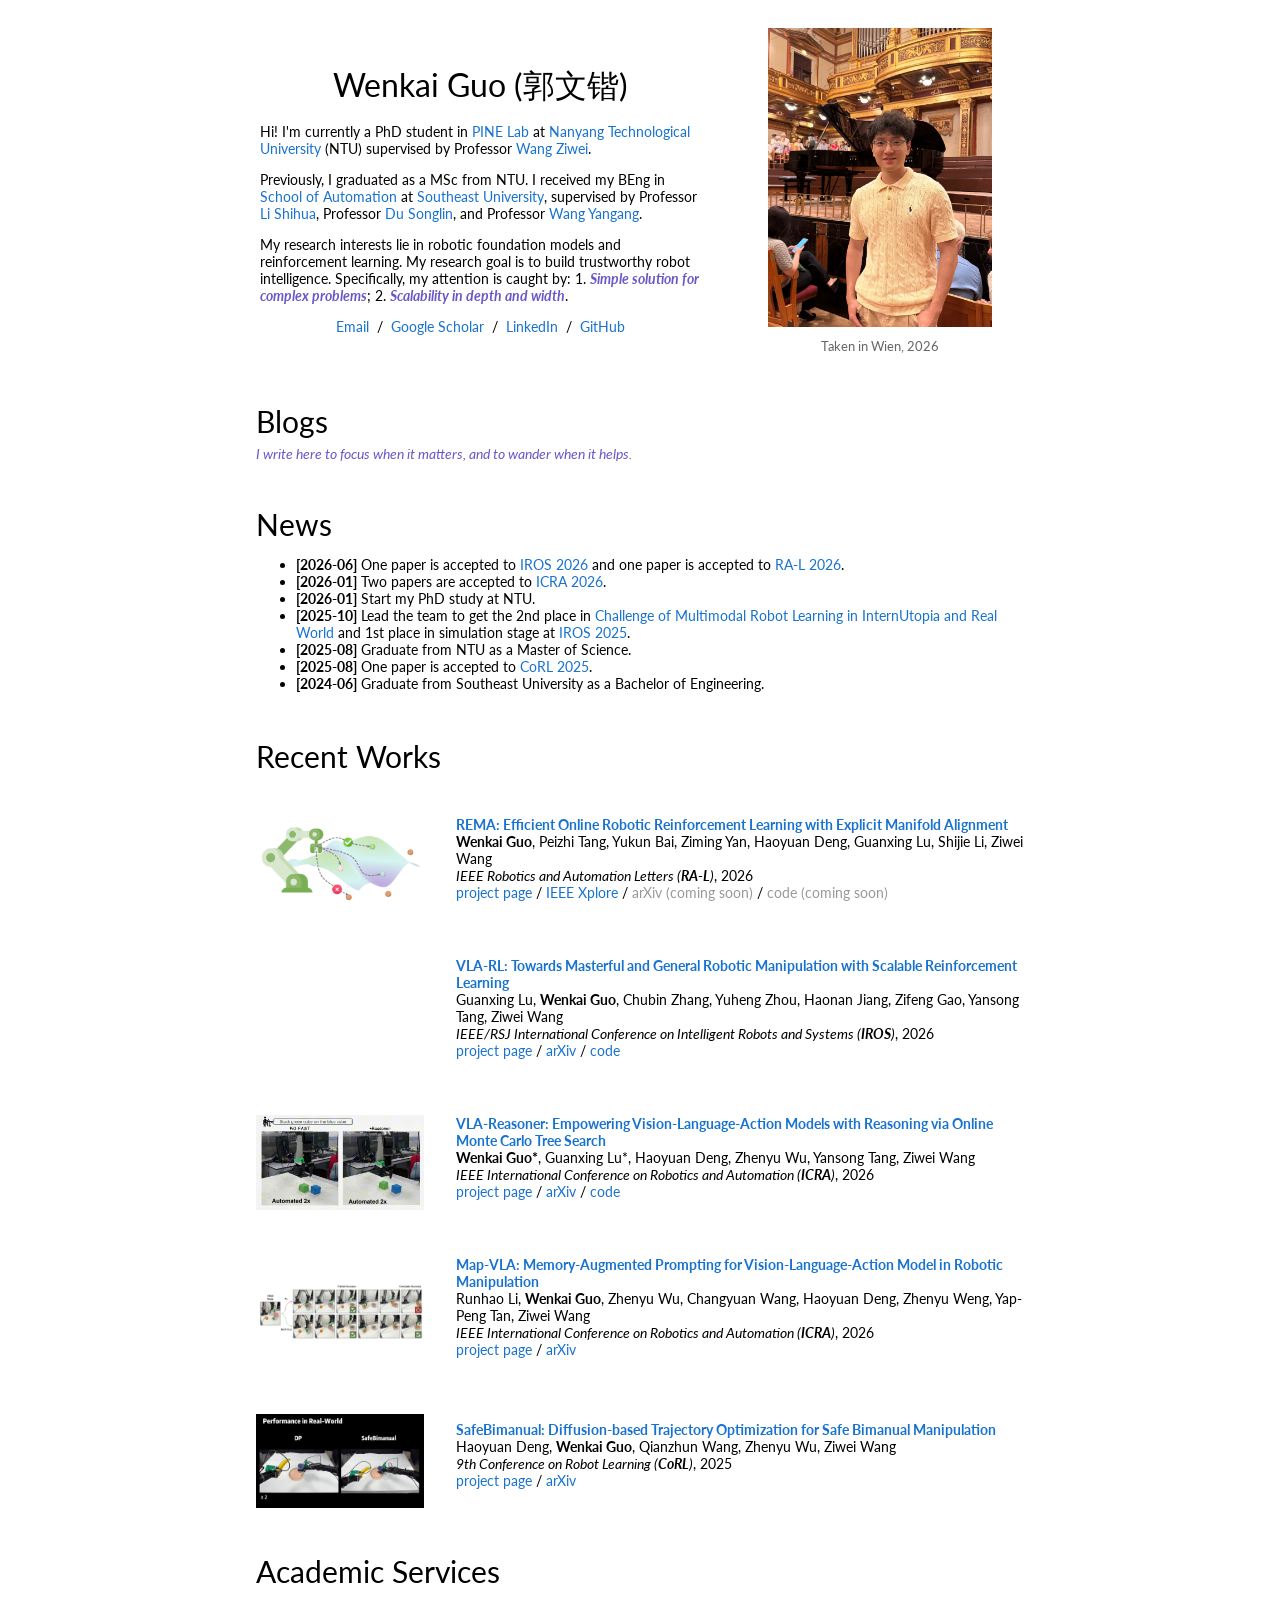
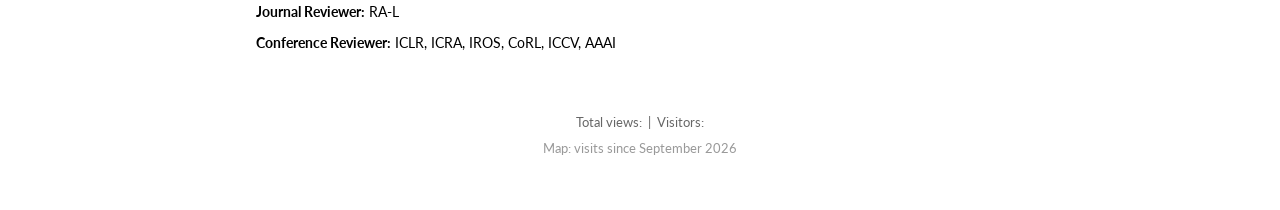
<file: index.html>
<!DOCTYPE HTML>
<html lang="en">
  <head>
    <meta http-equiv="Content-Type" content="text/html; charset=UTF-8">

    <title>Wenkai Guo</title>

    <meta name="author" content="Wenkai Guo">
    <meta name="viewport" content="width=device-width, initial-scale=1">
    <link rel="shortcut icon" href="image/icon/icon_k.png" type="image/x-icon">
    <link rel="stylesheet" type="text/css" href="stylesheet.css">
    <link href="https://fonts.googleapis.com/css2?family=Lato:wght@400;700&display=swap" rel="stylesheet">
    <link rel="canonical" href="https://wkguo.github.io/">
    <meta name="description" content="Wenkai Guo is a PhD student in PINE Lab at Nanyang Technological University (NTU), Singapore, working on robotic foundation models and reinforcement learning for robotic manipulation.">

    <!-- Structured data: ties this homepage, Google Scholar, LinkedIn and GitHub
         together as one person so search engines can resolve the identity. -->
    <script type="application/ld+json">
{
  "@context": "https://schema.org",
  "@type": "Person",
  "name": "Wenkai Guo",
  "url": "https://wkguo.github.io/",
  "image": "https://wkguo.github.io/image/icon/gwk_photo_wien.png",
  "jobTitle": "PhD Student",
  "email": "mailto:wenkai.guo@ntu.edu.sg",
  "affiliation": {
    "@type": "CollegeOrUniversity",
    "name": "Nanyang Technological University",
    "url": "https://www.ntu.edu.sg/"
  },
  "knowsAbout": [
    "Robot Learning",
    "Vision-Language-Action Models",
    "Reinforcement Learning",
    "Robotic Manipulation"
  ],
  "sameAs": [
    "https://scholar.google.com/citations?user=5XqiG60AAAAJ",
    "https://www.linkedin.com/in/wenkai-guo-ntu-sg/",
    "https://github.com/wkguo"
  ]
}
    </script>
    
  </head>

  <body style="font-size: 18px;">
    <!-- Navigation Bar -->
    <!-- <table style="width:100%;max-width:1000px;border:0px;border-spacing:0px;border-collapse:separate;margin-right:auto;margin-left:auto;margin-top:20px;"><tbody>
      <tr>
        <td style="text-align:center;padding:10px;width:33.33%">
          <a href="index.html" style="text-decoration:none;">
            <button style="padding:10px 30px;font-size:16px;cursor:pointer;background-color:#f0f0f0;border:2px solid #ddd;border-radius:5px;transition:0.3s;" onmouseover="this.style.backgroundColor='#e0e0e0'" onmouseout="this.style.backgroundColor='#f0f0f0'">Home</button>
          </a>
        </td>
        <td style="text-align:center;padding:10px;width:33.33%">
          <a href="research.html" style="text-decoration:none;">
            <button style="padding:10px 30px;font-size:16px;cursor:pointer;background-color:#f0f0f0;border:2px solid #ddd;border-radius:5px;transition:0.3s;" onmouseover="this.style.backgroundColor='#e0e0e0'" onmouseout="this.style.backgroundColor='#f0f0f0'">Research</button>
          </a>
        </td>
        <td style="text-align:center;padding:10px;width:33.33%">
          <a href="life.html" style="text-decoration:none;">
            <button style="padding:10px 30px;font-size:16px;cursor:pointer;background-color:#f0f0f0;border:2px solid #ddd;border-radius:5px;transition:0.3s;" onmouseover="this.style.backgroundColor='#e0e0e0'" onmouseout="this.style.backgroundColor='#f0f0f0'">Life</button>
          </a>
        </td>
      </tr>
    </tbody></table> -->

    <table style="width:100%;max-width:800px;border:0px;border-spacing:0px;border-collapse:separate;margin-right:auto;margin-left:auto;"><tbody>
      <tr style="padding:0px">
        <td style="padding:0px">
          <table style="width:100%;border:0px;border-spacing:0px;border-collapse:separate;margin-right:auto;margin-left:auto;"><tbody>
            <tr style="padding:0px;vertical-align:top">
              <td style="padding:2.5%;width:60%;vertical-align:middle">
                <p class="name" style="text-align: center;">
                  Wenkai Guo (郭文锴)
                </p>
                <p style="font-family: 'Lato', sans-serif;">
                  Hi! I'm currently a PhD student in <a href="https://pine-lab-ntu.github.io/">PINE Lab</a> at <a href="https://www.ntu.edu.sg/">Nanyang Technological University</a> (NTU) supervised by Professor <a href="https://ziweiwangthu.github.io/">Wang Ziwei</a>.
                </p>
                <p style="font-family: 'Lato', sans-serif;">
                  Previously, I graduated as a MSc from NTU. I received my BEng in <a href="https://automation.seu.edu.cn/">School of Automation</a> at <a href="https://seu.edu.cn/">Southeast University</a>, supervised by Professor <a href="https://scholar.google.com/citations?user=Gg2jy5MAAAAJ&hl=zh-CN">Li Shihua</a>, Professor <a href="https://songlin.ac.cn/">Du Songlin</a>, and Professor <a href="https://www.yangangwang.com/">Wang Yangang</a>.
                </p>
                <p style="font-family: 'Lato', sans-serif;">
                  My research interests lie in robotic foundation models and reinforcement learning. My research goal is to build trustworthy robot intelligence. Specifically, my attention is caught by: 1. <span class="accent">Simple solution for complex problems</span>; 2. <span class="accent">Scalability in depth and width</span>.
                </p>
                <p style="text-align:center">
                  <a href="mailto:wenkai.guo@ntu.edu.sg">Email</a> &nbsp;/&nbsp;
                  <a href="https://scholar.google.com/citations?user=5XqiG60AAAAJ">Google Scholar</a> &nbsp;/&nbsp;
                  <a href="https://www.linkedin.com/in/wenkai-guo-ntu-sg/">LinkedIn</a> &nbsp;/&nbsp;
                  <a href="https://github.com/wkguo">GitHub</a>
                </p>
              </td>
              <td style="padding:2.5%;width:40%;text-align:center;vertical-align:middle">
                <a href="image/icon/gwk_photo_wien.png"><img style="width:80%;max-width:100%;aspect-ratio:3/4;object-fit: cover;" alt="profile photo" src="image/icon/gwk_photo_wien.png" class="hoverZoomLink"></a>
                <p style="text-align:center;font-size:small;color:#666;margin-top:8px;">
                  Taken in Wien, 2026
                </p>
              </td>
            </tr>
          </tbody></table>

          <!-- Blogs Section -->
          <table style="width:100%;border:0px;border-spacing:0px;border-collapse:separate;margin-right:auto;margin-left:auto;"><tbody>
            <tr>
              <td style="padding:16px;width:100%;vertical-align:middle">
                <h2>Blogs</h2>
                <p class="section-tagline">I write here to focus when it matters, and to wander when it helps.</p>
                <table class="blog-table"><tbody>
                  <!-- One row per post, newest first. When a post is published, link its title:
                  <tr><td class="blog-contents"><span class="blog-title"><a href="blogs/post-name.html">Post title</a> <small>(Oct 2026)</small></span></td></tr>
                  -->
                  <!-- Draft, uncomment when the post is ready:
                  <tr><td class="blog-contents"><span class="blog-title"><a href="blogs/much-ado-about-horizon.html">Much Ado About Horizon</a> <small>(Oct 2026)</small></span></td></tr>
                  -->
                </tbody></table>
              </td>
            </tr>
          </tbody></table>

          <!-- News Section -->
          <table style="width:100%;border:0px;border-spacing:0px;border-collapse:separate;margin-right:auto;margin-left:auto;"><tbody>
            <tr>
              <td style="padding:16px;width:100%;vertical-align:middle">
                <h2>News</h2>
                <ul>
                  <li><strong>[2026-06]</strong> One paper is accepted to <a href="https://2026.ieee-iros.org/">IROS 2026</a> and one paper is accepted to <a href="https://www.ieee-ras.org/publications/ra-l/">RA-L 2026</a>. </li>
                  <li><strong>[2026-01]</strong> Two papers are accepted to <a href="https://2026.ieee-icra.org/">ICRA 2026</a>. </li>
                  <li><strong>[2026-01]</strong> Start my PhD study at NTU.</li>
                  <li><strong>[2025-10]</strong> Lead the team to get the 2nd place in <a href="https://internrobotics.shlab.org.cn/workshop/2025/">Challenge of Multimodal Robot Learning in InternUtopia and Real World</a> and 1st place in simulation stage at <a href="https://www.iros25.org/">IROS 2025</a>.</li> 
                  <li><strong>[2025-08]</strong> Graduate from NTU as a Master of Science.</li>
                  <li><strong>[2025-08]</strong> One paper is accepted to <a href="https://www.corl.org/">CoRL 2025</a>.</li>
                  <li><strong>[2024-06]</strong> Graduate from Southeast University as a Bachelor of Engineering.</li>
                </ul>
              </td>
            </tr>
          </tbody></table>

          <!-- Research Section -->
          <table style="width:100%;border:0px;border-spacing:0px;border-collapse:separate;margin-right:auto;margin-left:auto;"><tbody>
              <tr>
              <td style="padding:16px;width:100%;vertical-align:middle">
                <h2>Recent Works</h2>
              </td>
            </tr>
          </tbody></table>

          <!-- Publications -->
          <table style="width:100%;border:0px;border-spacing:0px 10px;border-collapse:separate;margin-right:auto;margin-left:auto;"><tbody>

<!-- REMA -->
<tr>
  <td style="padding:16px;width:25%;vertical-align:middle">
    <img src='image/publications/rema.png' width=100%>
  </td>
  <td style="padding:16px;width:75%;vertical-align:middle">
    <a href="REMA/">
      <span class="papertitle">REMA: Efficient Online Robotic Reinforcement Learning with Explicit Manifold Alignment</span>
    </a>
    <br>
    <strong>Wenkai Guo</strong>,
    Peizhi Tang,
    Yukun Bai,
    Ziming Yan,
    Haoyuan Deng,
    Guanxing Lu,
    Shijie Li,
    Ziwei Wang
    <br>
    <em>IEEE Robotics and Automation Letters (<strong>RA-L</strong>)</em>, 2026
    <br>
    <a href="REMA/">project page</a>
    /
    <a href="https://ieeexplore.ieee.org/abstract/document/11668937">IEEE Xplore</a>
    /
    <span style="color:#999;">arXiv (coming soon)</span>
    /
    <span style="color:#999;">code (coming soon)</span>
    <p></p>
  </td>
</tr>

<!-- VLA-RL -->
<tr>
  <td style="padding:16px;width:25%;vertical-align:middle">
    <video width=100% muted autoplay loop>
      <source src="image/publications/vlarl_avg_libero.mp4" type="video/mp4">
    </video>
  </td>
  <td style="padding:16px;width:75%;vertical-align:middle">
    <a href="https://vla-rl.github.io/">
      <span class="papertitle">VLA-RL: Towards Masterful and General Robotic Manipulation with Scalable Reinforcement Learning</span>
    </a>
    <br>
    Guanxing Lu,
    <strong>Wenkai Guo</strong>,
    Chubin Zhang,
    Yuheng Zhou,
    Haonan Jiang,
    Zifeng Gao,
    Yansong Tang,
    Ziwei Wang
    <br>
    <em>IEEE/RSJ International Conference on Intelligent Robots and Systems (<strong>IROS</strong>)</em>, 2026
    <br>
    <a href="https://vla-rl.github.io/">project page</a>
    /
    <a href="https://arxiv.org/abs/2505.18719">arXiv</a>
    /
    <a href="https://github.com/GuanxingLu/vlarl">code</a>
    <p></p>
  </td>
</tr>

<!-- VLA-Reasoner -->
<tr>
  <td style="padding:16px;width:25%;vertical-align:middle">
    <img src='image/publications/vla-reasoner.gif' width=100%>
  </td>
  <td style="padding:16px;width:75%;vertical-align:middle">
    <a href="https://wkguo.github.io/VLA-Reasoner/">
      <span class="papertitle">VLA-Reasoner: Empowering Vision-Language-Action Models with Reasoning via Online Monte Carlo Tree Search</span>
    </a>
    <br>
    <strong>Wenkai Guo*</strong>,
    Guanxing Lu*,
    Haoyuan Deng,
    Zhenyu Wu,
    Yansong Tang,
    Ziwei Wang
    <br>
    <em>IEEE International Conference on Robotics and Automation (<strong>ICRA</strong>)</em>, 2026
    <br>
    <a href="https://wkguo.github.io/VLA-Reasoner/">project page</a>
    /
    <a href="https://arxiv.org/abs/2509.22643">arXiv</a>
    /
    <a href="https://github.com/wkguo/VLA-Reasoner">code</a>
    <p></p>
  </td>
</tr>

<!-- Map-VLA -->
<tr>
  <td style="padding:16px;width:25%;vertical-align:middle">
    <img src='image/publications/map-vla.png' width=100%>
  </td>
  <td style="padding:16px;width:75%;vertical-align:middle">
    <a href="https://map-vla.github.io/">
      <span class="papertitle">Map-VLA: Memory-Augmented Prompting for Vision-Language-Action Model in Robotic Manipulation</span>
    </a>
    <br>
    Runhao Li,
    <strong>Wenkai Guo</strong>,
    Zhenyu Wu,
    Changyuan Wang,
    Haoyuan Deng,
    Zhenyu Weng,
    Yap-Peng Tan,
    Ziwei Wang
    <br>
    <em>IEEE International Conference on Robotics and Automation (<strong>ICRA</strong>)</em>, 2026
    <br>
    <a href="https://map-vla.github.io/">project page</a>
    /
    <a href="https://arxiv.org/abs/2511.09516">arXiv</a>
    <p></p>
  </td>
</tr>

<!-- SafeBimanual -->
<tr>
  <td style="padding:16px;width:25%;vertical-align:middle">
    <img src='image/publications/SafeBimanual.gif' width=100%>
  </td>
  <td style="padding:16px;width:75%;vertical-align:middle">
    <a href="https://safebimanual.github.io/">
      <span class="papertitle">SafeBimanual: Diffusion-based Trajectory Optimization for Safe Bimanual Manipulation</span>
    </a>
    <br>
    Haoyuan Deng,
    <strong>Wenkai Guo</strong>,
    Qianzhun Wang,
    Zhenyu Wu,
    Ziwei Wang
    <br>
    <em>9th Conference on Robot Learning (<strong>CoRL</strong>)</em>, 2025
    <br>
    <a href="https://safebimanual.github.io/">project page</a>
    /
    <a href="https://arxiv.org/abs/2508.18268">arXiv</a>
    <p></p>
  </td>
</tr>

          </tbody></table>

          <!-- Academic Services -->
          <table style="width:100%;border:0px;border-spacing:0px;border-collapse:separate;margin-right:auto;margin-left:auto;"><tbody>
            <tr>
              <td style="padding:16px;width:100%;vertical-align:middle">
                <h2>Academic Services</h2>
                <p><strong>Journal Reviewer:</strong> RA-L</p>
                <p><strong>Conference Reviewer:</strong> ICLR, ICRA, IROS, CoRL, ICCV, AAAI</p>
              </td>
            </tr>
          </tbody></table>

          <!-- Page Statistics -->
          <table style="width:100%;border:0px;border-spacing:0px;border-collapse:separate;margin-right:auto;margin-left:auto;"><tbody>
            <tr>
              <td style="padding:16px;width:100%;text-align:center">
                <br>
                <!-- Visitor map: MapMyVisitors (replaced ClustrMaps, whose service shut
                     down in 2026 — clustrmaps.com refuses TCP 443). Counting restarts from
                     zero with this provider, hence the new caption date. -->
                <!-- Text counters: Busuanzi (hides itself if the service is unreachable). -->
                <p style="text-align:center;font-size:small;color:#666;margin:0 0 10px;">
                  <span id="busuanzi_container_site_pv">Total views: <span id="busuanzi_value_site_pv"></span></span>
                  <span id="busuanzi_container_site_uv"> &nbsp;|&nbsp; Visitors: <span id="busuanzi_value_site_uv"></span></span>
                </p>
                <script async src="//busuanzi.ibruce.info/busuanzi/2.3/busuanzi.pure.mini.js"></script>
                <script type="text/javascript" id="mapmyvisitors" src="//mapmyvisitors.com/map.js?d=Q2TmuNhGDGcYOzhOZ5_i16RCtTRhcOns3R9MzCkdYdE&cl=ffffff&w=a"></script>
                <p style="text-align:center;font-size:small;color:#999;margin-top:10px;">
                  Map: visits since September 2026
                </p>
              </td>
            </tr>
          </tbody></table>

          <!-- Footer (bottom spacing only) -->
          <table style="width:100%;border:0px;border-spacing:0px;border-collapse:separate;margin-right:auto;margin-left:auto;"><tbody>
            <tr>
              <td style="padding:0px">
                <br>
              </td>
            </tr>
          </tbody></table>
        </td>
      </tr>
    </table>
  </body>
</html>
</file>
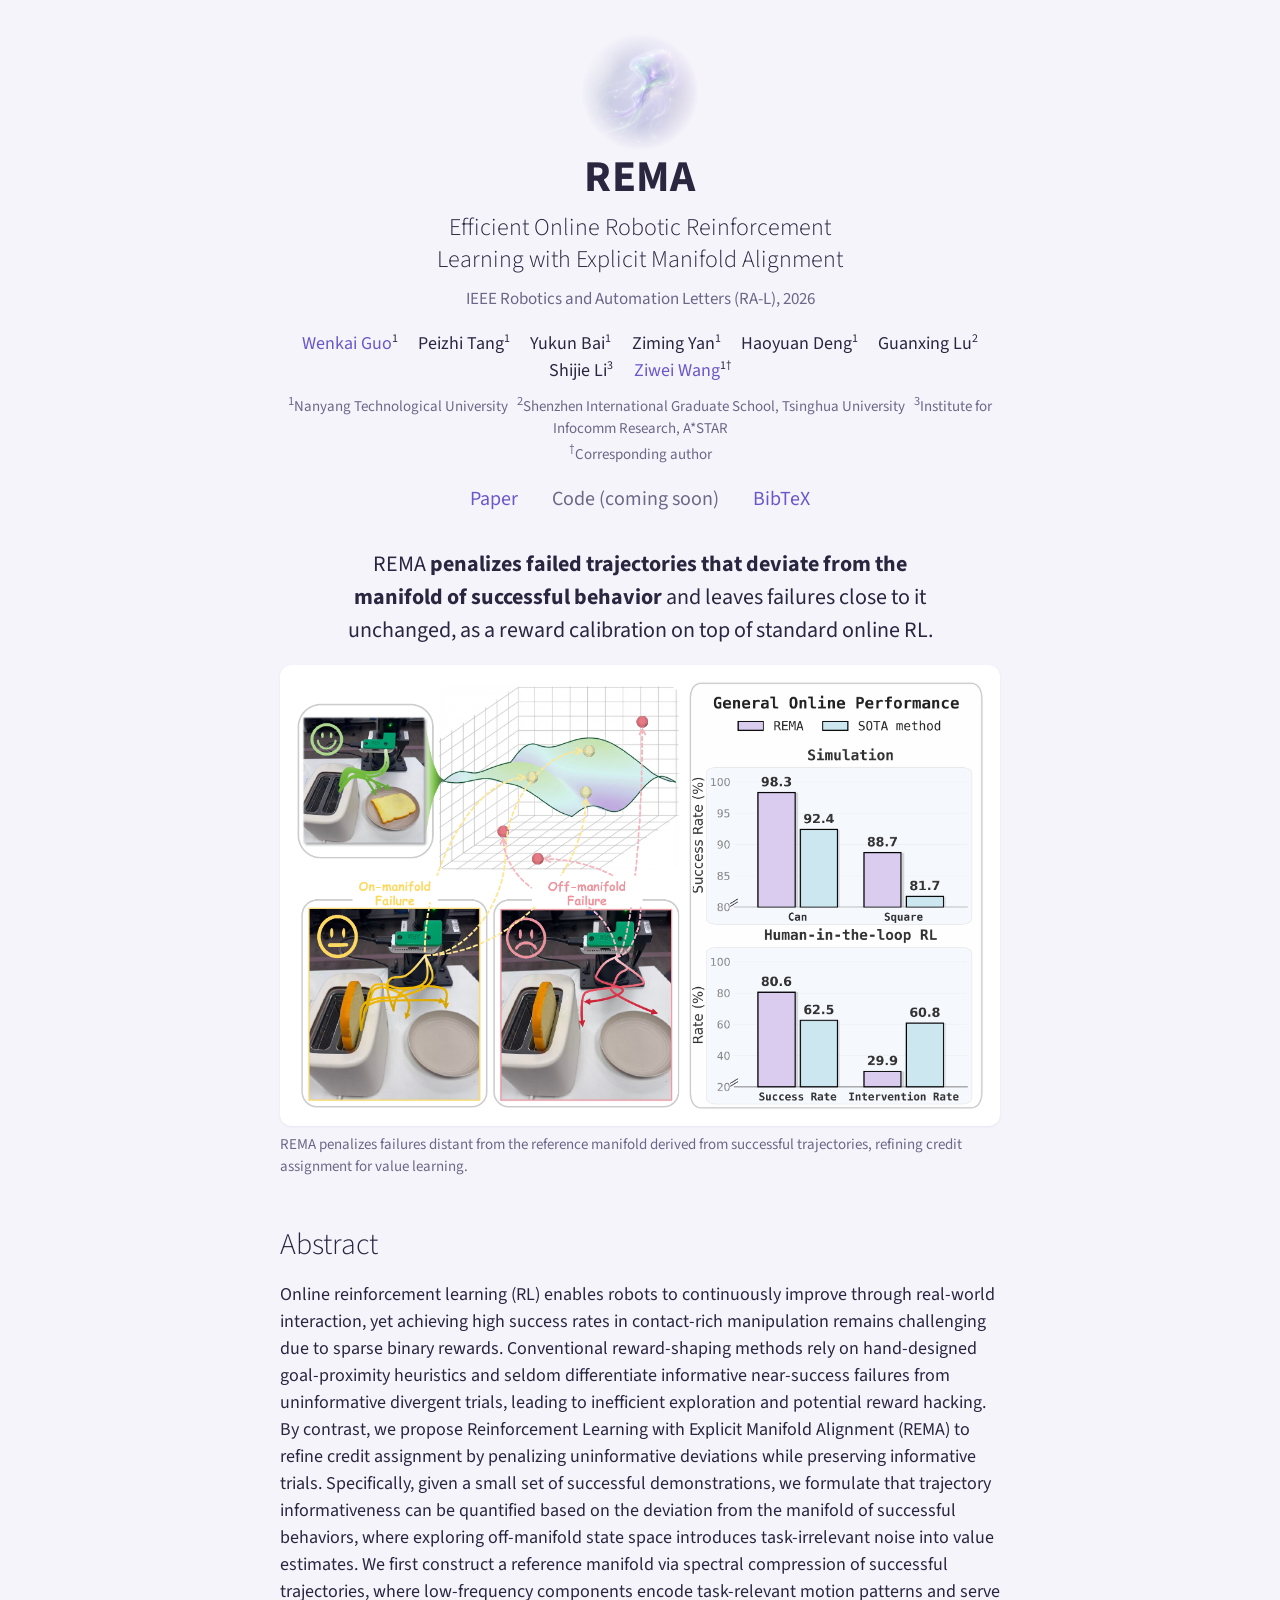
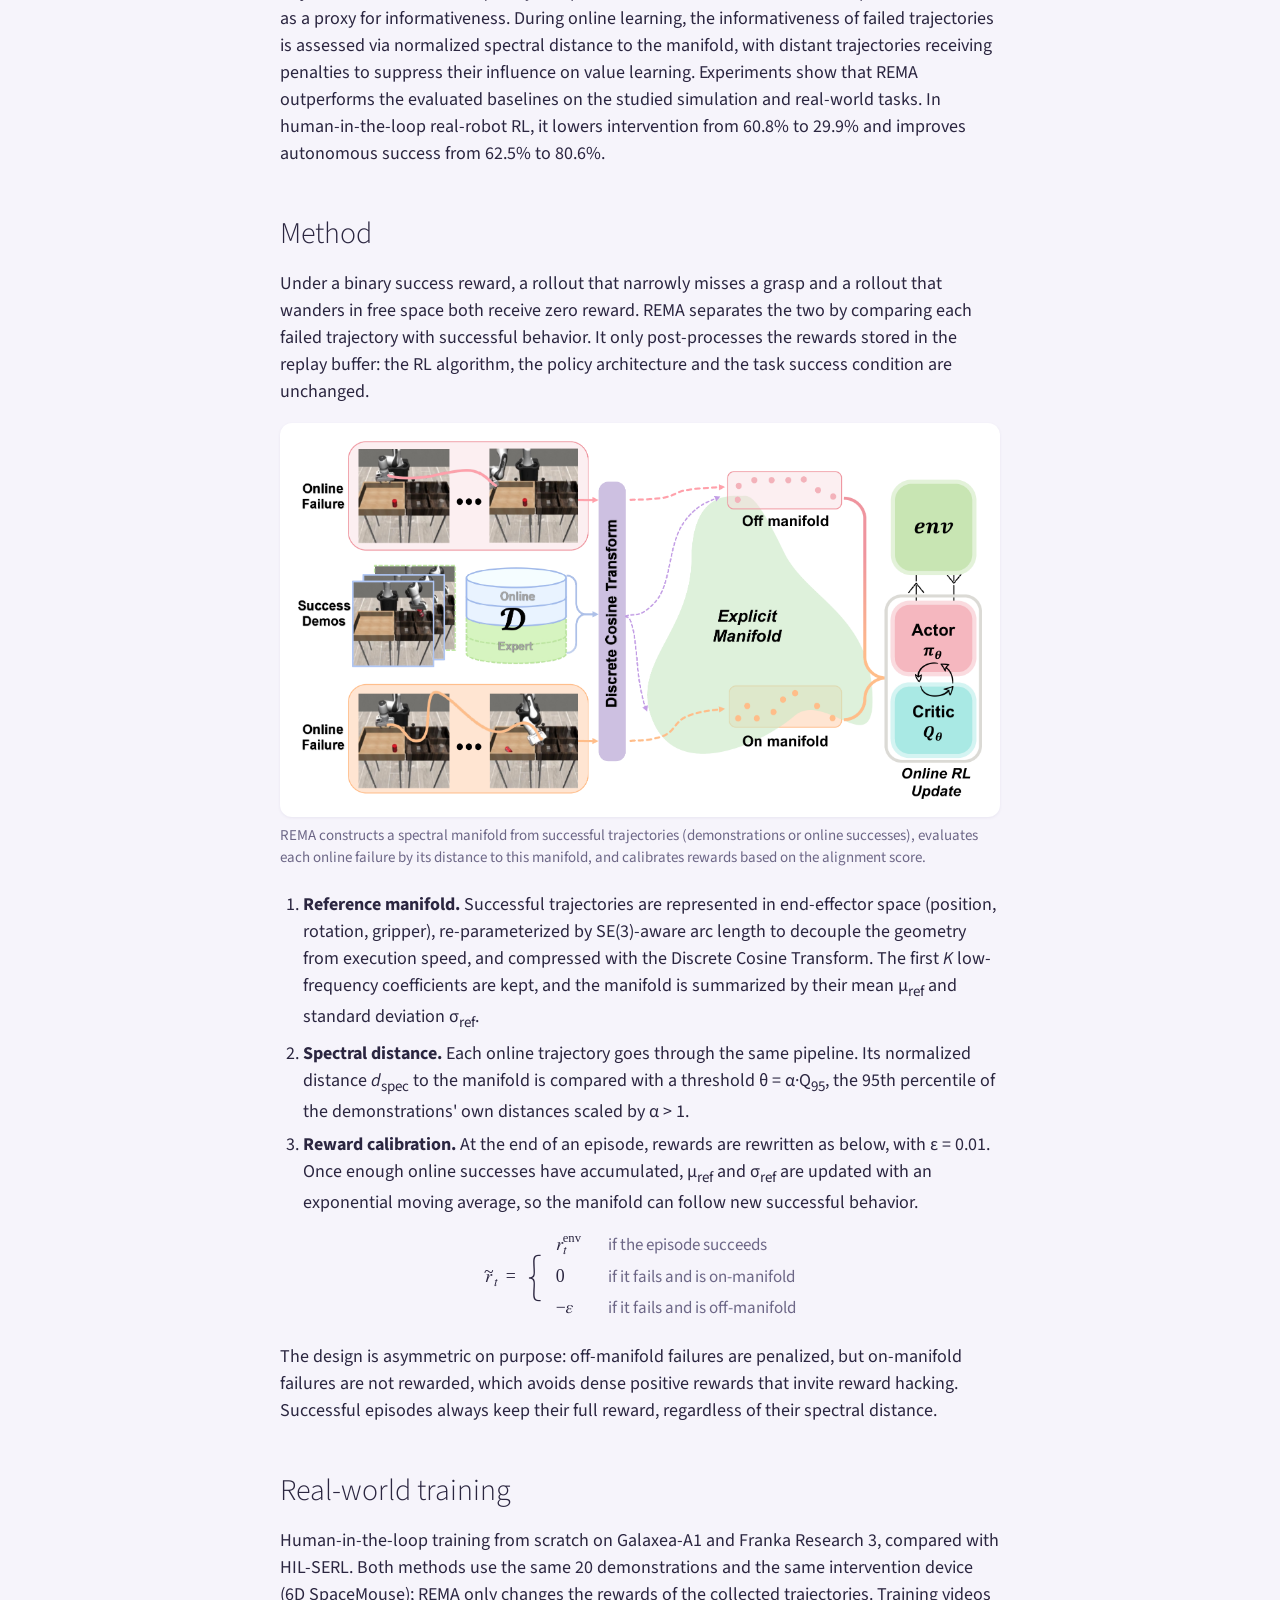
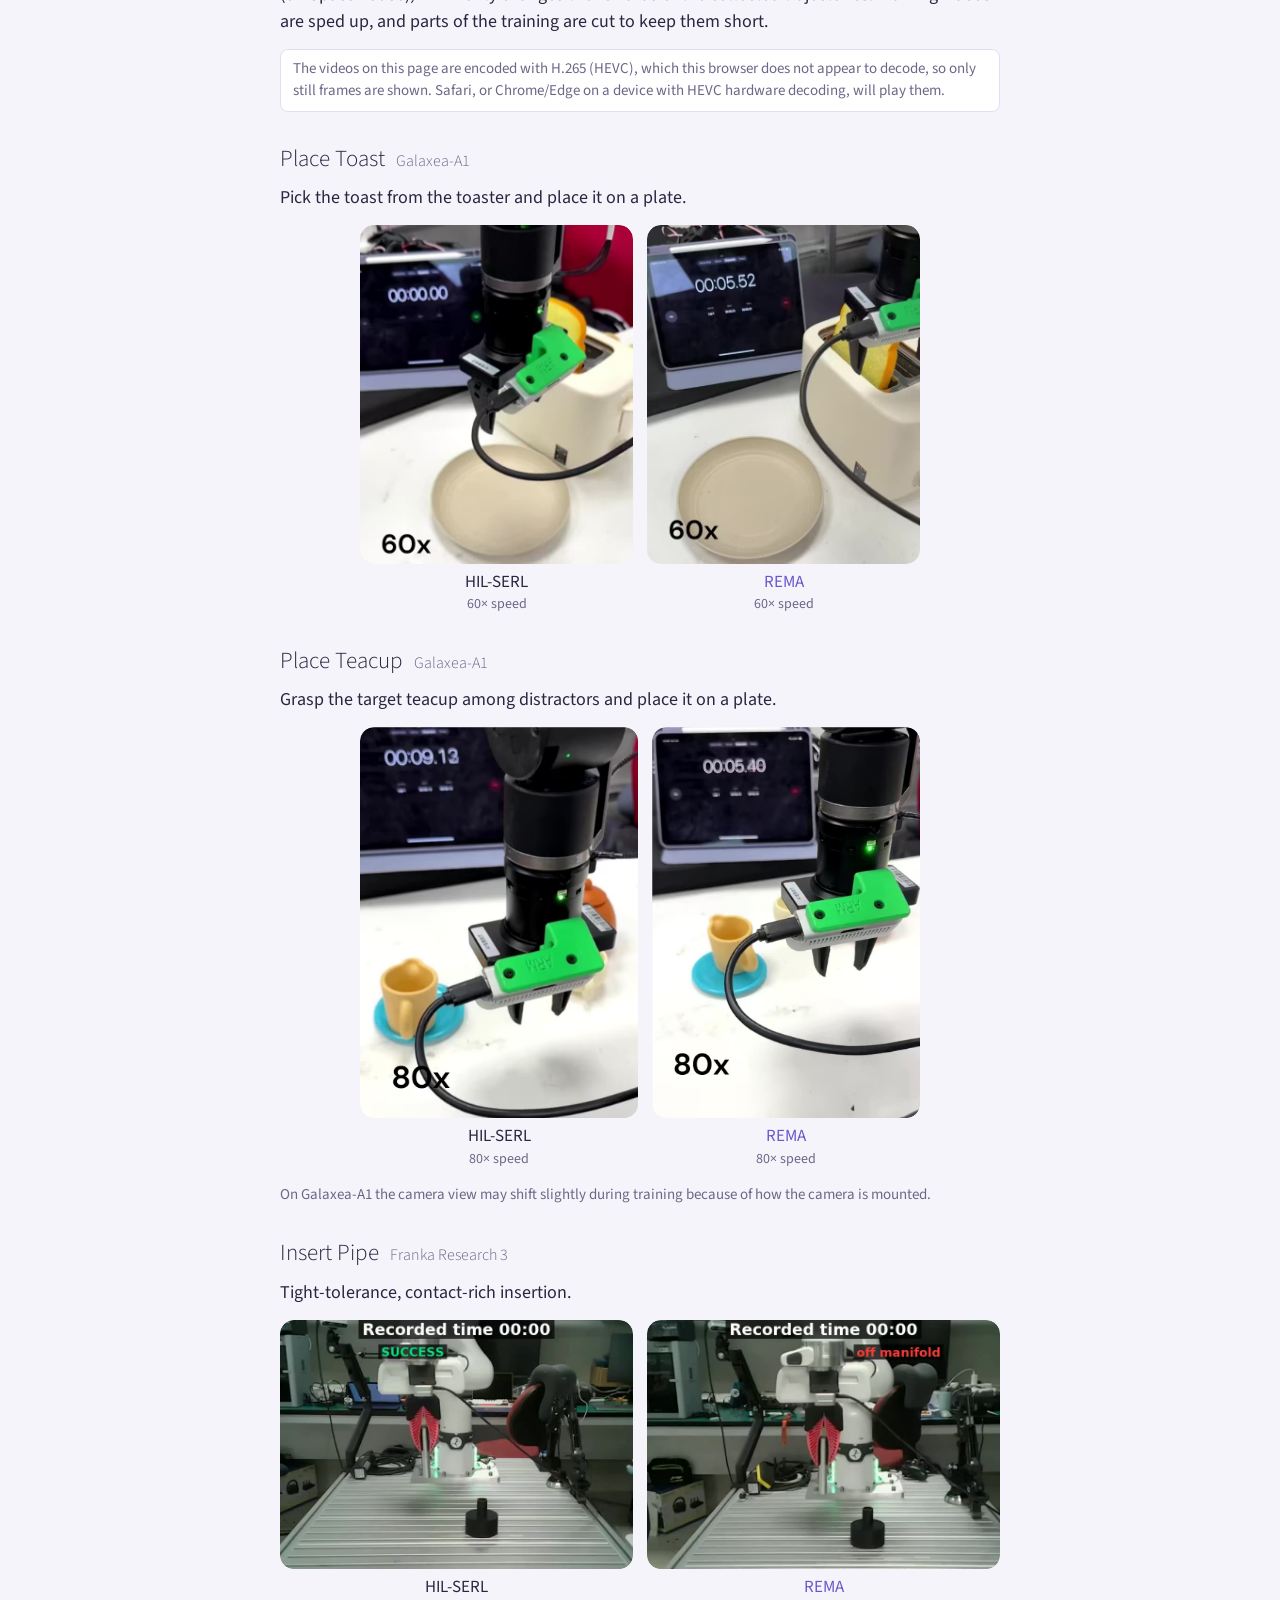
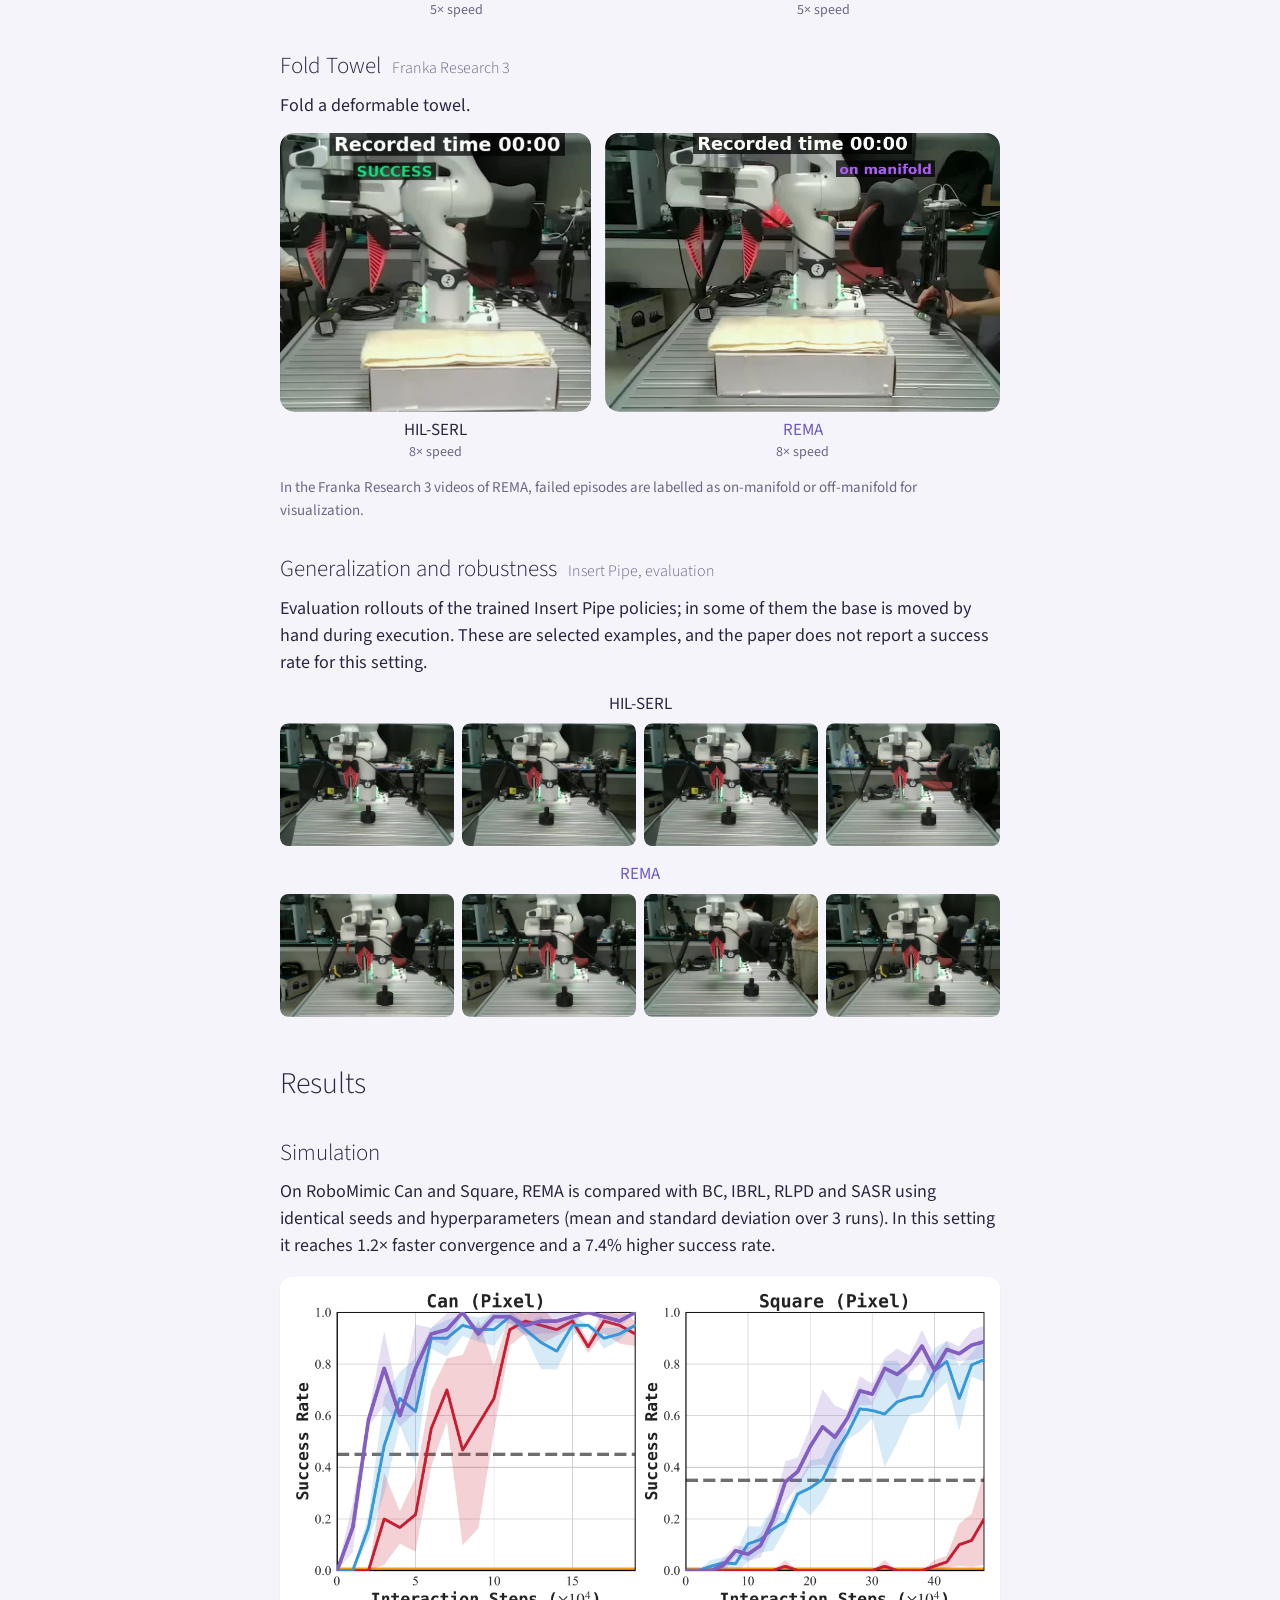
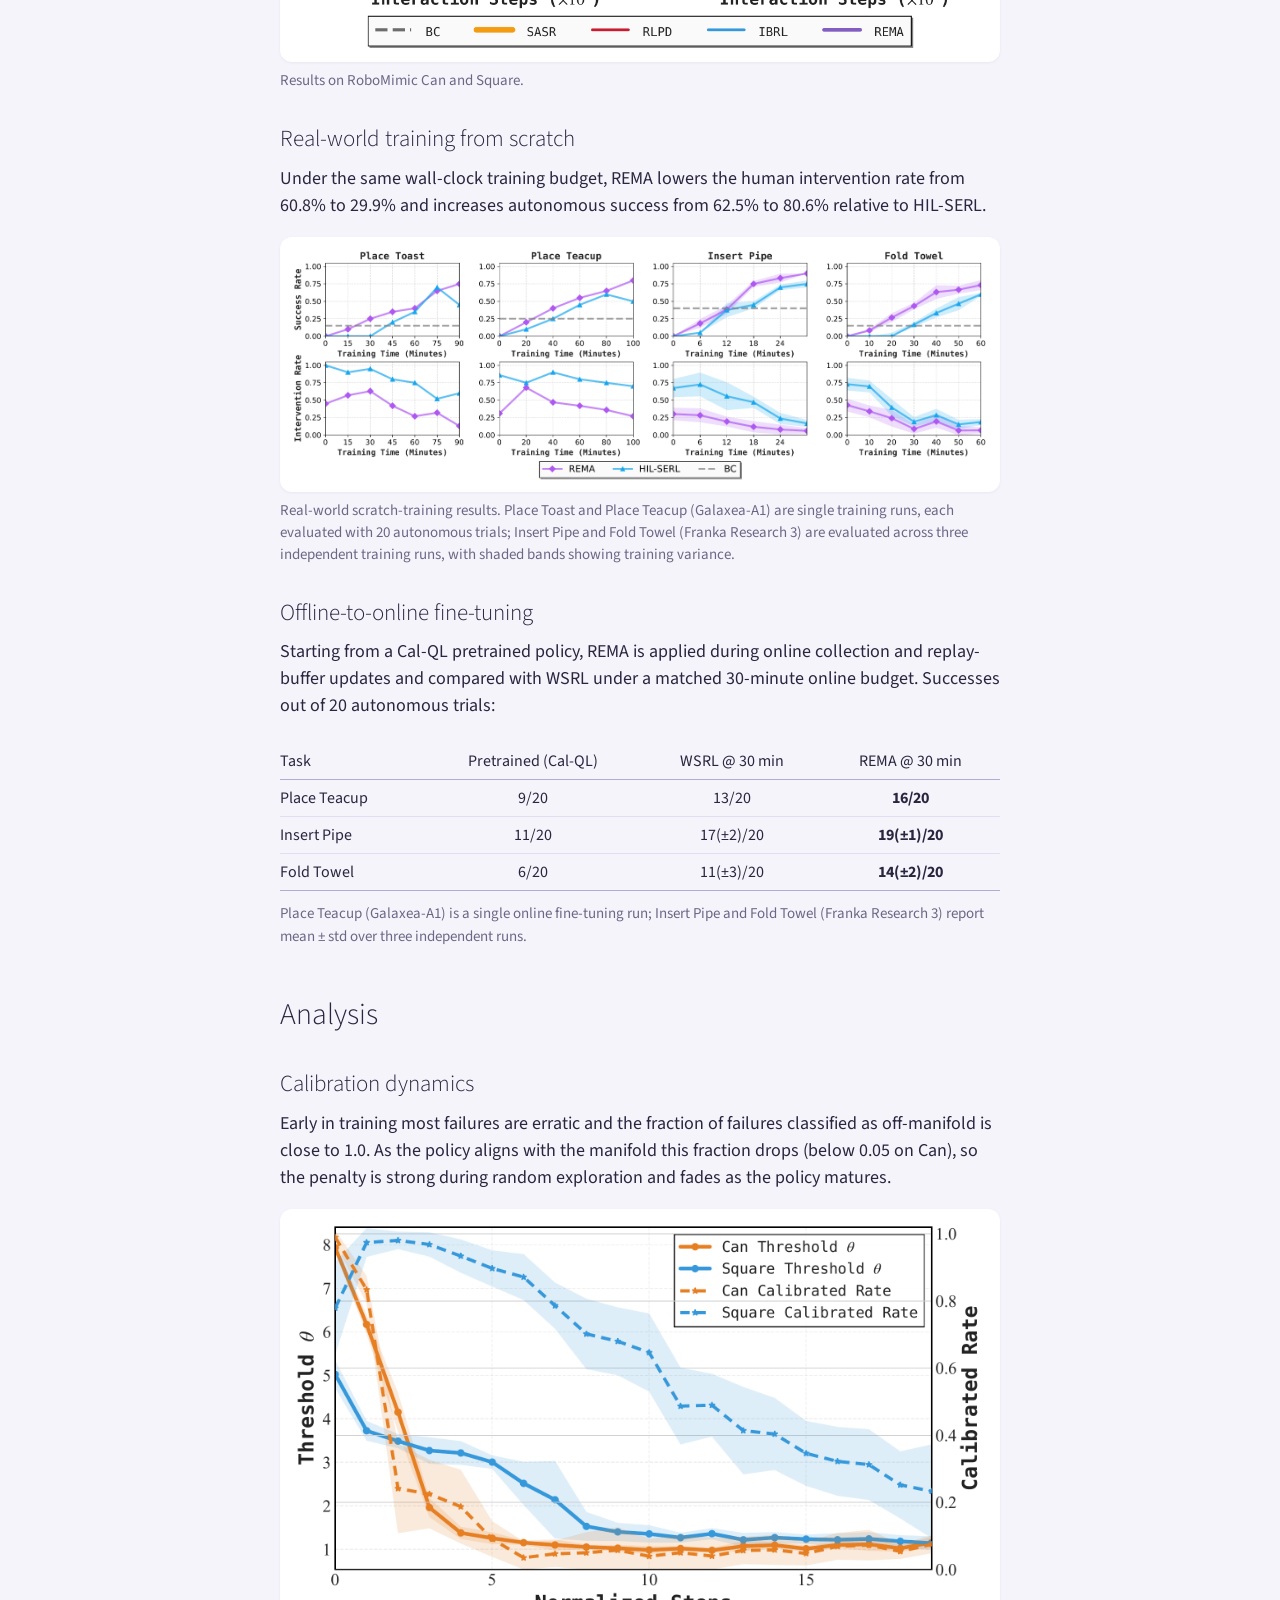
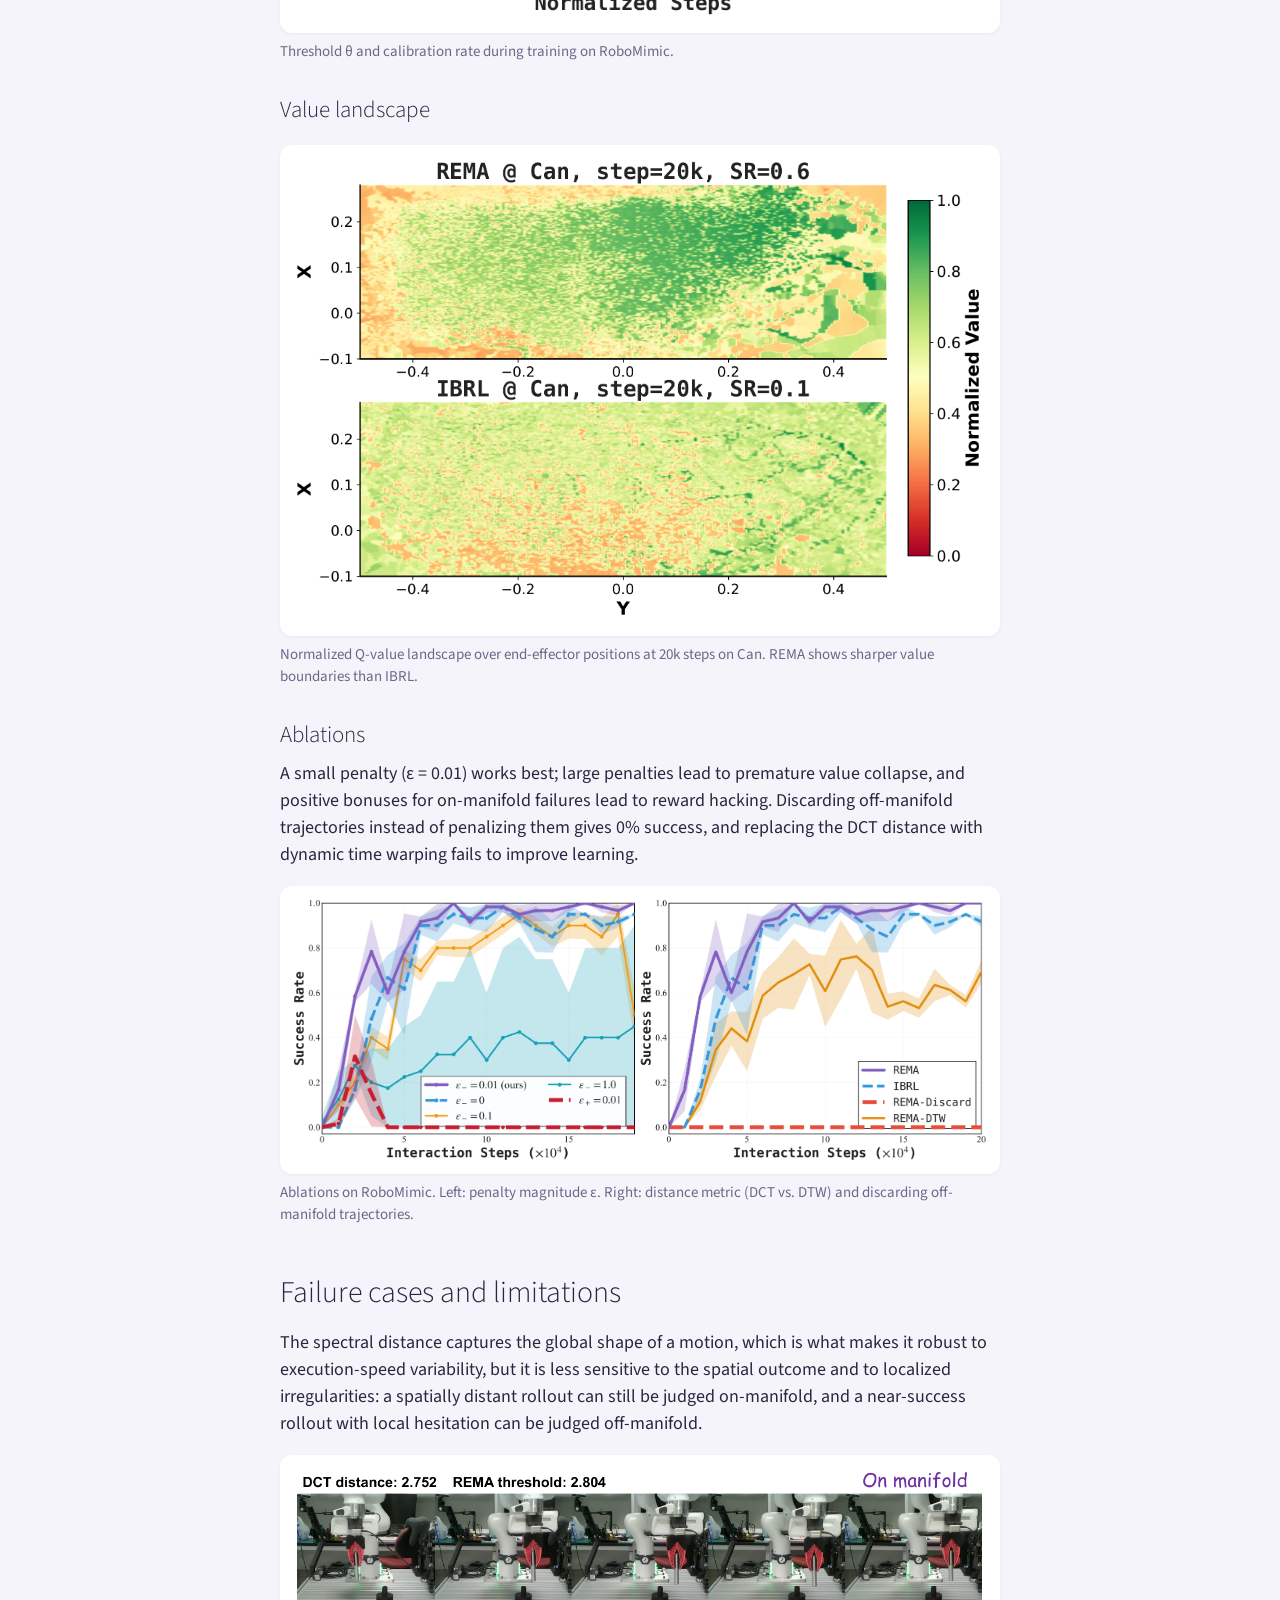
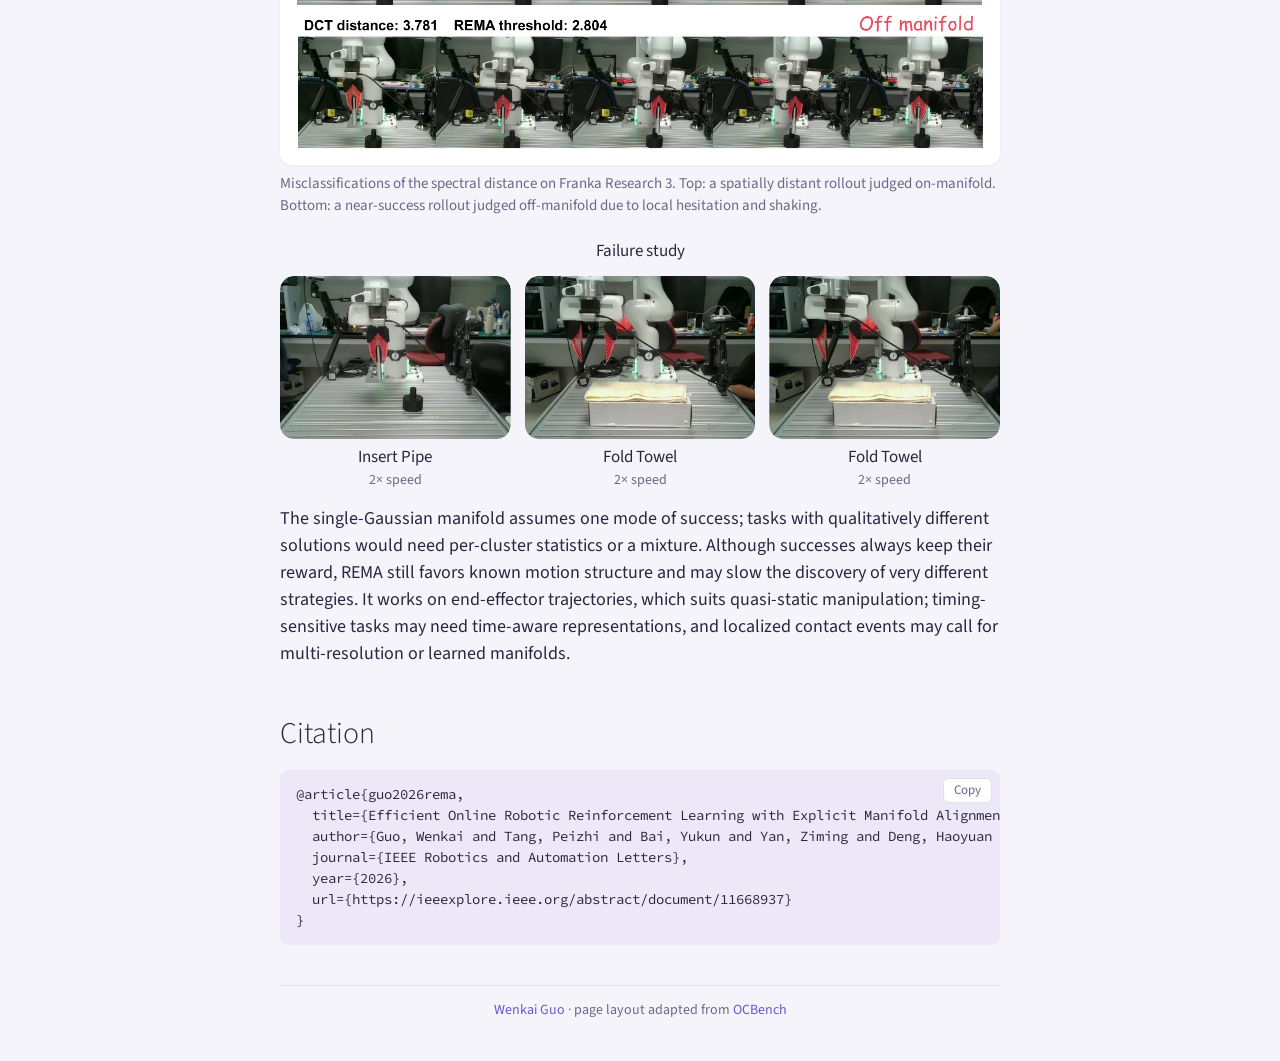
<file: REMA/index.html>
<!DOCTYPE html>
<html lang="en">
<head>
  <meta charset="UTF-8">
  <meta name="viewport" content="width=device-width, initial-scale=1">
  <title>REMA: Efficient Online Robotic Reinforcement Learning with Explicit Manifold Alignment</title>
  <meta name="author" content="Wenkai Guo, Peizhi Tang, Yukun Bai, Ziming Yan, Haoyuan Deng, Guanxing Lu, Shijie Li, Ziwei Wang">
  <meta name="description" content="REMA calibrates sparse rewards in online robotic RL by penalizing failed trajectories that deviate from a spectral manifold of successful behavior. IEEE RA-L 2026.">
  <meta property="og:title" content="REMA: Efficient Online Robotic Reinforcement Learning with Explicit Manifold Alignment">
  <meta property="og:description" content="Reward calibration for sparse-reward online robotic RL based on alignment with a manifold of successful behavior. IEEE RA-L 2026.">
  <meta property="og:type" content="website">
  <meta property="og:image" content="https://wkguo.github.io/REMA/assets/images/rema_icon_480.png">
  <link rel="canonical" href="https://wkguo.github.io/REMA/">
  <meta name="theme-color" content="#f6f4fb">
  <link rel="icon" type="image/png" href="assets/images/rema_icon_128.png">
  <link rel="apple-touch-icon" href="assets/images/rema_icon_128.png">
  <link rel="preconnect" href="https://fonts.googleapis.com">
  <link rel="preconnect" href="https://fonts.gstatic.com" crossorigin>
  <link rel="stylesheet" href="https://fonts.googleapis.com/css2?family=Source+Sans+3:ital,wght@0,300;0,400;0,600;0,700;1,400&family=Source+Code+Pro&display=swap">
  <link rel="stylesheet" href="assets/styles.css">
  <script defer src="assets/script.js"></script>
</head>
<body>
<div class="container">

  <header class="header">
    <img class="project-icon" src="assets/images/rema_icon_480.png" width="480" height="480" alt="REMA project icon">
    <h1 class="text-title">REMA</h1>
    <p class="text-fulltitle">Efficient Online Robotic Reinforcement Learning with Explicit Manifold Alignment</p>
    <p class="venue">IEEE Robotics and Automation Letters (RA-L), 2026</p>

    <ul class="authors">
      <li><a href="https://wkguo.github.io">Wenkai Guo</a><sup>1</sup></li>
      <li>Peizhi Tang<sup>1</sup></li>
      <li>Yukun Bai<sup>1</sup></li>
      <li>Ziming Yan<sup>1</sup></li>
      <li>Haoyuan Deng<sup>1</sup></li>
      <li>Guanxing Lu<sup>2</sup></li>
      <li>Shijie Li<sup>3</sup></li>
      <li><a href="https://ziweiwangthu.github.io">Ziwei Wang</a><sup>1&dagger;</sup></li>
    </ul>
    <p class="affiliations">
      <sup>1</sup>Nanyang Technological University &nbsp;
      <sup>2</sup>Shenzhen International Graduate School, Tsinghua University &nbsp;
      <sup>3</sup>Institute for Infocomm Research, A*STAR<br>
      <sup>&dagger;</sup>Corresponding author
    </p>

    <ul class="toplinks">
      <li><a href="https://ieeexplore.ieee.org/abstract/document/11668937">Paper</a></li>
      <li><span class="unavailable" title="Code will be released later">Code (coming soon)</span></li>
      <li><a href="#citation">BibTeX</a></li>
    </ul>
  </header>

  <p class="slogan">
    REMA <b>penalizes failed trajectories that deviate from the manifold of successful behavior</b>
    and leaves failures close to it unchanged, as a reward calibration on top of standard online RL.
  </p>

  <figure>
    <img src="assets/images/teaser.png" width="2255" height="1423" alt="Failed trajectories are judged by their distance to a reference manifold built from successful trajectories.">
    <figcaption>REMA penalizes failures distant from the reference manifold derived from successful trajectories, refining credit assignment for value learning.</figcaption>
  </figure>

  <h2 id="abstract">Abstract</h2>
  <p>
    Online reinforcement learning (RL) enables robots to continuously improve through real-world interaction, yet
    achieving high success rates in contact-rich manipulation remains challenging due to sparse binary rewards.
    Conventional reward-shaping methods rely on hand-designed goal-proximity heuristics and seldom differentiate
    informative near-success failures from uninformative divergent trials, leading to inefficient exploration and
    potential reward hacking. By contrast, we propose Reinforcement Learning with Explicit Manifold Alignment (REMA)
    to refine credit assignment by penalizing uninformative deviations while preserving informative trials.
    Specifically, given a small set of successful demonstrations, we formulate that trajectory informativeness can be
    quantified based on the deviation from the manifold of successful behaviors, where exploring off-manifold state
    space introduces task-irrelevant noise into value estimates. We first construct a reference manifold via spectral
    compression of successful trajectories, where low-frequency components encode task-relevant motion patterns and
    serve as a proxy for informativeness. During online learning, the informativeness of failed trajectories is
    assessed via normalized spectral distance to the manifold, with distant trajectories receiving penalties to
    suppress their influence on value learning. Experiments show that REMA outperforms the evaluated baselines on the
    studied simulation and real-world tasks. In human-in-the-loop real-robot RL, it lowers intervention from 60.8% to
    29.9% and improves autonomous success from 62.5% to 80.6%.
  </p>

  <h2 id="method">Method</h2>
  <p>
    Under a binary success reward, a rollout that narrowly misses a grasp and a rollout that wanders in free space
    both receive zero reward. REMA separates the two by comparing each failed trajectory with successful behavior.
    It only post-processes the rewards stored in the replay buffer: the RL algorithm, the policy architecture and the
    task success condition are unchanged.
  </p>
  <figure>
    <img src="assets/images/pipeline.png" width="2105" height="1126" alt="REMA pipeline: spectral manifold from successful trajectories, distance of online failures to the manifold, and reward calibration.">
    <figcaption>REMA constructs a spectral manifold from successful trajectories (demonstrations or online successes), evaluates each online failure by its distance to this manifold, and calibrates rewards based on the alignment score.</figcaption>
  </figure>
  <ol>
    <li>
      <b>Reference manifold.</b> Successful trajectories are represented in end-effector space (position, rotation,
      gripper), re-parameterized by SE(3)-aware arc length to decouple the geometry from execution speed, and compressed with
      the Discrete Cosine Transform. The first <i>K</i> low-frequency coefficients are kept, and the manifold is
      summarized by their mean &mu;<sub>ref</sub> and standard deviation &sigma;<sub>ref</sub>.
    </li>
    <li>
      <b>Spectral distance.</b> Each online trajectory goes through the same pipeline. Its normalized distance
      <i>d</i><sub>spec</sub> to the manifold is compared with a threshold &theta; = &alpha;&middot;Q<sub>95</sub>,
      the 95th percentile of the demonstrations' own distances scaled by &alpha; &gt; 1.
    </li>
    <li>
      <b>Reward calibration.</b> At the end of an episode, rewards are rewritten as below, with &epsilon; = 0.01.
      Once enough online successes have accumulated, &mu;<sub>ref</sub> and &sigma;<sub>ref</sub> are updated with an
      exponential moving average, so the manifold can follow new successful behavior.
    </li>
  </ol>
  <table class="reward-cases" aria-label="Calibrated reward">
    <tr>
      <td class="lhs" rowspan="3"><math><msub><mover accent="true"><mi>r</mi><mo>~</mo></mover><mi>t</mi></msub><mo>=</mo></math></td>
      <td class="brace" rowspan="3" aria-hidden="true">{</td>
      <td class="val"><math><msubsup><mi>r</mi><mi>t</mi><mtext>env</mtext></msubsup></math></td>
      <td class="cond">if the episode succeeds</td>
    </tr>
    <tr>
      <td class="val"><math><mn>0</mn></math></td>
      <td class="cond">if it fails and is on-manifold</td>
    </tr>
    <tr>
      <td class="val"><math><mo>&minus;</mo><mi>&epsilon;</mi></math></td>
      <td class="cond">if it fails and is off-manifold</td>
    </tr>
  </table>
  <p>
    The design is asymmetric on purpose: off-manifold failures are penalized, but on-manifold failures are not
    rewarded, which avoids dense positive rewards that invite reward hacking. Successful episodes always keep their
    full reward, regardless of their spectral distance.
  </p>

  <h2 id="videos">Real-world training</h2>
  <p>
    Human-in-the-loop training from scratch on Galaxea-A1 and Franka Research 3, compared with HIL-SERL. Both methods
    use the same 20 demonstrations and the same intervention device (6D SpaceMouse); REMA only changes the rewards of
    the collected trajectories. Training videos are sped up, and parts of the training are cut to keep them short.
  </p>
  <p class="hevc-notice">
    The videos on this page are encoded with H.265 (HEVC), which this browser does not appear to decode, so only
    still frames are shown. Safari, or Chrome/Edge on a device with HEVC hardware decoding, will play them.
  </p>

  <h3>Place Toast <span class="h3-meta">Galaxea-A1</span></h3>
  <p>Pick the toast from the toaster and place it on a plate.</p>
  <div class="video-row narrow">
    <figure class="video-cell" style="flex: 0.806">
      <video class="rounded-video" muted loop playsinline controls preload="none" width="580" height="720"
             poster="assets/videos/posters/place_toast_hilserl_60x.jpg"
             data-src="assets/videos/place_toast_hilserl_60x.mp4" aria-label="Place Toast, HIL-SERL training"></video>
      <span class="video-label">HIL-SERL<span class="video-meta">60&times; speed</span></span>
    </figure>
    <figure class="video-cell" style="flex: 0.806">
      <video class="rounded-video" muted loop playsinline controls preload="none" width="580" height="720"
             poster="assets/videos/posters/place_toast_rema_60x.jpg"
             data-src="assets/videos/place_toast_rema_60x.mp4" aria-label="Place Toast, REMA training"></video>
      <span class="video-label text-accent">REMA<span class="video-meta">60&times; speed</span></span>
    </figure>
  </div>

  <h3>Place Teacup <span class="h3-meta">Galaxea-A1</span></h3>
  <p>Grasp the target teacup among distractors and place it on a plate.</p>
  <div class="video-row narrow">
    <figure class="video-cell" style="flex: 0.711">
      <video class="rounded-video" muted loop playsinline controls preload="none" width="720" height="1012"
             poster="assets/videos/posters/place_teacup_hilserl_80x.jpg"
             data-src="assets/videos/place_teacup_hilserl_80x.mp4" aria-label="Place Teacup, HIL-SERL training"></video>
      <span class="video-label">HIL-SERL<span class="video-meta">80&times; speed</span></span>
    </figure>
    <figure class="video-cell" style="flex: 0.684">
      <video class="rounded-video" muted loop playsinline controls preload="none" width="720" height="1052"
             poster="assets/videos/posters/place_teacup_rema_80x.jpg"
             data-src="assets/videos/place_teacup_rema_80x.mp4" aria-label="Place Teacup, REMA training"></video>
      <span class="video-label text-accent">REMA<span class="video-meta">80&times; speed</span></span>
    </figure>
  </div>
  <p class="note">On Galaxea-A1 the camera view may shift slightly during training because of how the camera is mounted.</p>

  <h3>Insert Pipe <span class="h3-meta">Franka Research 3</span></h3>
  <p>Tight-tolerance, contact-rich insertion.</p>
  <div class="video-row">
    <figure class="video-cell" style="flex: 1.415">
      <video class="rounded-video" muted loop playsinline controls preload="none" width="750" height="530"
             poster="assets/videos/posters/insert_pipe_hilserl_5x.jpg"
             data-src="assets/videos/insert_pipe_hilserl_5x.mp4" aria-label="Insert Pipe, HIL-SERL training"></video>
      <span class="video-label">HIL-SERL<span class="video-meta">5&times; speed</span></span>
    </figure>
    <figure class="video-cell" style="flex: 1.415">
      <video class="rounded-video" muted loop playsinline controls preload="none" width="750" height="530"
             poster="assets/videos/posters/insert_pipe_rema_5x.jpg"
             data-src="assets/videos/insert_pipe_rema_5x.mp4" aria-label="Insert Pipe, REMA training"></video>
      <span class="video-label text-accent">REMA<span class="video-meta">5&times; speed</span></span>
    </figure>
  </div>

  <h3>Fold Towel <span class="h3-meta">Franka Research 3</span></h3>
  <p>Fold a deformable towel.</p>
  <div class="video-row">
    <figure class="video-cell" style="flex: 1.115">
      <video class="rounded-video" muted loop playsinline controls preload="none" width="1204" height="1080"
             poster="assets/videos/posters/fold_towel_hilserl_8x.jpg"
             data-src="assets/videos/fold_towel_hilserl_8x.mp4" aria-label="Fold Towel, HIL-SERL training"></video>
      <span class="video-label">HIL-SERL<span class="video-meta">8&times; speed</span></span>
    </figure>
    <figure class="video-cell" style="flex: 1.415">
      <video class="rounded-video" muted loop playsinline controls preload="none" width="750" height="530"
             poster="assets/videos/posters/fold_towel_rema_8x.jpg"
             data-src="assets/videos/fold_towel_rema_8x.mp4" aria-label="Fold Towel, REMA training"></video>
      <span class="video-label text-accent">REMA<span class="video-meta">8&times; speed</span></span>
    </figure>
  </div>
  <p class="note">In the Franka Research 3 videos of REMA, failed episodes are labelled as on-manifold or off-manifold for visualization.</p>

  <h3>Generalization and robustness <span class="h3-meta">Insert Pipe, evaluation</span></h3>
  <p>
    Evaluation rollouts of the trained Insert Pipe policies; in some of them the base is moved by hand during
    execution. These are selected examples, and the paper does not report a success rate for this setting.
  </p>
  <p class="grid-heading">HIL-SERL</p>
  <div class="video-grid4">
    <video class="rounded-video" muted loop playsinline preload="none" width="750" height="530"
           poster="assets/videos/posters/eval_insert_pipe_hilserl_1.jpg"
           data-src="assets/videos/eval_insert_pipe_hilserl_1.mp4" aria-label="Insert Pipe evaluation, HIL-SERL, rollout 1"></video>
    <video class="rounded-video" muted loop playsinline preload="none" width="750" height="530"
           poster="assets/videos/posters/eval_insert_pipe_hilserl_2.jpg"
           data-src="assets/videos/eval_insert_pipe_hilserl_2.mp4" aria-label="Insert Pipe evaluation, HIL-SERL, rollout 2"></video>
    <video class="rounded-video" muted loop playsinline preload="none" width="750" height="530"
           poster="assets/videos/posters/eval_insert_pipe_hilserl_3.jpg"
           data-src="assets/videos/eval_insert_pipe_hilserl_3.mp4" aria-label="Insert Pipe evaluation, HIL-SERL, rollout 3"></video>
    <video class="rounded-video" muted loop playsinline preload="none" width="750" height="530"
           poster="assets/videos/posters/eval_insert_pipe_hilserl_4.jpg"
           data-src="assets/videos/eval_insert_pipe_hilserl_4.mp4" aria-label="Insert Pipe evaluation, HIL-SERL, rollout 4"></video>
  </div>
  <p class="grid-heading text-accent">REMA</p>
  <div class="video-grid4">
    <video class="rounded-video" muted loop playsinline preload="none" width="750" height="530"
           poster="assets/videos/posters/eval_insert_pipe_rema_1.jpg"
           data-src="assets/videos/eval_insert_pipe_rema_1.mp4" aria-label="Insert Pipe evaluation, REMA, rollout 1"></video>
    <video class="rounded-video" muted loop playsinline preload="none" width="750" height="530"
           poster="assets/videos/posters/eval_insert_pipe_rema_2.jpg"
           data-src="assets/videos/eval_insert_pipe_rema_2.mp4" aria-label="Insert Pipe evaluation, REMA, rollout 2"></video>
    <video class="rounded-video" muted loop playsinline preload="none" width="750" height="530"
           poster="assets/videos/posters/eval_insert_pipe_rema_3.jpg"
           data-src="assets/videos/eval_insert_pipe_rema_3.mp4" aria-label="Insert Pipe evaluation, REMA, rollout 3"></video>
    <video class="rounded-video" muted loop playsinline preload="none" width="750" height="530"
           poster="assets/videos/posters/eval_insert_pipe_rema_4.jpg"
           data-src="assets/videos/eval_insert_pipe_rema_4.mp4" aria-label="Insert Pipe evaluation, REMA, rollout 4"></video>
  </div>

  <h2 id="results">Results</h2>

  <h3>Simulation</h3>
  <p>
    On RoboMimic Can and Square, REMA is compared with BC, IBRL, RLPD and SASR using identical seeds and
    hyperparameters (mean and standard deviation over 3 runs). In this setting it reaches 1.2&times; faster
    convergence and a 7.4% higher success rate.
  </p>
  <figure>
    <img src="assets/images/combined_comparison.png" width="2378" height="1240" loading="lazy" alt="Learning curves on RoboMimic Can and Square for BC, SASR, RLPD, IBRL and REMA.">
    <figcaption>Results on RoboMimic Can and Square.</figcaption>
  </figure>

  <h3>Real-world training from scratch</h3>
  <p>
    Under the same wall-clock training budget, REMA lowers the human intervention rate from 60.8% to 29.9% and
    increases autonomous success from 62.5% to 80.6% relative to HIL-SERL.
  </p>
  <figure>
    <img src="assets/images/realworld_result.png" width="3181" height="1072" loading="lazy" alt="Success rate and intervention rate over training time for REMA, HIL-SERL and BC on four real-world tasks.">
    <figcaption>
      Real-world scratch-training results. Place Toast and Place Teacup (Galaxea-A1) are single training runs, each
      evaluated with 20 autonomous trials; Insert Pipe and Fold Towel (Franka Research 3) are evaluated across three
      independent training runs, with shaded bands showing training variance.
    </figcaption>
  </figure>

  <h3>Offline-to-online fine-tuning</h3>
  <p>
    Starting from a Cal-QL pretrained policy, REMA is applied during online collection and replay-buffer updates and
    compared with WSRL under a matched 30-minute online budget. Successes out of 20 autonomous trials:
  </p>
  <div class="table-scroll">
    <table class="results">
      <thead>
        <tr><th scope="col">Task</th><th scope="col">Pretrained (Cal-QL)</th><th scope="col">WSRL @ 30 min</th><th scope="col">REMA @ 30 min</th></tr>
      </thead>
      <tbody>
        <tr><td>Place Teacup</td><td>9/20</td><td>13/20</td><td class="best">16/20</td></tr>
        <tr><td>Insert Pipe</td><td>11/20</td><td>17(&plusmn;2)/20</td><td class="best">19(&plusmn;1)/20</td></tr>
        <tr><td>Fold Towel</td><td>6/20</td><td>11(&plusmn;3)/20</td><td class="best">14(&plusmn;2)/20</td></tr>
      </tbody>
    </table>
  </div>
  <p class="note">
    Place Teacup (Galaxea-A1) is a single online fine-tuning run; Insert Pipe and Fold Towel (Franka Research 3) report
    mean &plusmn; std over three independent runs.
  </p>

  <h2 id="analysis">Analysis</h2>

  <h3>Calibration dynamics</h3>
  <p>
    Early in training most failures are erratic and the fraction of failures classified as off-manifold is close to
    1.0. As the policy aligns with the manifold this fraction drops (below 0.05 on Can), so the penalty is strong
    during random exploration and fades as the policy matures.
  </p>
  <figure>
    <img src="assets/images/dct_distance_can_square.png" width="1704" height="984" loading="lazy" alt="Threshold and calibration rate during training on Can and Square.">
    <figcaption>Threshold &theta; and calibration rate during training on RoboMimic.</figcaption>
  </figure>

  <h3>Value landscape</h3>
  <figure>
    <img src="assets/images/q_analysis.png" width="1929" height="1298" loading="lazy" alt="Normalized Q-value over end-effector positions at 20k steps on Can, for IBRL and REMA.">
    <figcaption>Normalized Q-value landscape over end-effector positions at 20k steps on Can. REMA shows sharper value boundaries than IBRL.</figcaption>
  </figure>

  <h3>Ablations</h3>
  <p>
    A small penalty (&epsilon; = 0.01) works best; large penalties lead to premature value collapse, and positive
    bonuses for on-manifold failures lead to reward hacking. Discarding off-manifold trajectories instead of
    penalizing them gives 0% success, and replacing the DCT distance with dynamic time warping fails to improve
    learning.
  </p>
  <figure>
    <img src="assets/images/combined_ablation_new.png" width="3579" height="1370" loading="lazy" alt="Ablations on penalty magnitude and distance metric on RoboMimic.">
    <figcaption>Ablations on RoboMimic. Left: penalty magnitude &epsilon;. Right: distance metric (DCT vs. DTW) and discarding off-manifold trajectories.</figcaption>
  </figure>

  <h2 id="failures">Failure cases and limitations</h2>
  <p>
    The spectral distance captures the global shape of a motion, which is what makes it robust to execution-speed
    variability, but it is less sensitive to the spatial outcome and to localized irregularities: a spatially distant
    rollout can still be judged on-manifold, and a near-success rollout with local hesitation can be judged
    off-manifold.
  </p>
  <figure>
    <img src="assets/images/failure_study.png" width="2475" height="1027" loading="lazy" alt="Two rollouts misclassified by the spectral distance on Franka Research 3.">
    <figcaption>Misclassifications of the spectral distance on Franka Research 3. Top: a spatially distant rollout judged on-manifold. Bottom: a near-success rollout judged off-manifold due to local hesitation and shaking.</figcaption>
  </figure>
  <p class="grid-heading">Failure study</p>
  <div class="video-row">
    <figure class="video-cell" style="flex: 1">
      <video class="rounded-video" muted loop playsinline controls preload="none" width="750" height="530"
             poster="assets/videos/posters/failure_study_insert_pipe_2x.jpg"
             data-src="assets/videos/failure_study_insert_pipe_2x.mp4" aria-label="Failure study, Insert Pipe"></video>
      <span class="video-label">Insert Pipe<span class="video-meta">2&times; speed</span></span>
    </figure>
    <figure class="video-cell" style="flex: 1">
      <video class="rounded-video" muted loop playsinline controls preload="none" width="750" height="530"
             poster="assets/videos/posters/failure_study_fold_towel_1_2x.jpg"
             data-src="assets/videos/failure_study_fold_towel_1_2x.mp4" aria-label="Failure study, Fold Towel 1"></video>
      <span class="video-label">Fold Towel<span class="video-meta">2&times; speed</span></span>
    </figure>
    <figure class="video-cell" style="flex: 1">
      <video class="rounded-video" muted loop playsinline controls preload="none" width="750" height="530"
             poster="assets/videos/posters/failure_study_fold_towel_2_2x.jpg"
             data-src="assets/videos/failure_study_fold_towel_2_2x.mp4" aria-label="Failure study, Fold Towel 2"></video>
      <span class="video-label">Fold Towel<span class="video-meta">2&times; speed</span></span>
    </figure>
  </div>
  <p>
    The single-Gaussian manifold assumes one mode of success; tasks with qualitatively different solutions would need
    per-cluster statistics or a mixture. Although successes always keep their reward, REMA still favors known motion
    structure and may slow the discovery of very different strategies. It works on end-effector trajectories, which
    suits quasi-static manipulation; timing-sensitive tasks may need time-aware representations, and localized
    contact events may call for multi-resolution or learned manifolds.
  </p>

  <h2 id="citation">Citation</h2>
  <div class="bibtex-wrap">
    <button class="copy-btn" id="copy-bibtex" type="button" aria-label="Copy BibTeX">Copy</button>
<pre class="codebox" id="bibtex-text">@article{guo2026rema,
  title={Efficient Online Robotic Reinforcement Learning with Explicit Manifold Alignment},
  author={Guo, Wenkai and Tang, Peizhi and Bai, Yukun and Yan, Ziming and Deng, Haoyuan and Lu, Guanxing and Li, Shijie and Wang, Ziwei},
  journal={IEEE Robotics and Automation Letters},
  year={2026},
  url={https://ieeexplore.ieee.org/abstract/document/11668937}
}</pre>
  </div>

  <footer class="footer">
    <a href="https://wkguo.github.io">Wenkai Guo</a> &middot; page layout adapted from
    <a href="https://seohong.me/projects/ocbench/">OCBench</a>
  </footer>

</div>
</body>
</html>
</file>
<file: stylesheet.css>
/* latin-ext */
@font-face {
  font-family: 'Lato';
  font-style: italic;
  font-weight: 400;
  src: local('Lato Italic'), local('Lato-Italic'), url(https://fonts.gstatic.com/s/lato/v15/S6u8w4BMUTPHjxsAUi-qNiXg7eU0.woff2) format('woff2');
  unicode-range: U+0100-024F, U+0259, U+1E00-1EFF, U+2020, U+20A0-20AB, U+20AD-20CF, U+2113, U+2C60-2C7F, U+A720-A7FF;
}
/* latin */
@font-face {
  font-family: 'Lato';
  font-style: italic;
  font-weight: 400;
  src: local('Lato Italic'), local('Lato-Italic'), url(https://fonts.gstatic.com/s/lato/v15/S6u8w4BMUTPHjxsAXC-qNiXg7Q.woff2) format('woff2');
  unicode-range: U+0000-00FF, U+0131, U+0152-0153, U+02BB-02BC, U+02C6, U+02DA, U+02DC, U+2000-206F, U+2074, U+20AC, U+2122, U+2191, U+2193, U+2212, U+2215, U+FEFF, U+FFFD;
}
/* latin-ext */
@font-face {
  font-family: 'Lato';
  font-style: italic;
  font-weight: 700;
  src: local('Lato Bold Italic'), local('Lato-BoldItalic'), url(https://fonts.gstatic.com/s/lato/v15/S6u_w4BMUTPHjxsI5wq_FQftx9897sxZ.woff2) format('woff2');
  unicode-range: U+0100-024F, U+0259, U+1E00-1EFF, U+2020, U+20A0-20AB, U+20AD-20CF, U+2113, U+2C60-2C7F, U+A720-A7FF;
}
/* latin */
@font-face {
  font-family: 'Lato';
  font-style: italic;
  font-weight: 700;
  src: local('Lato Bold Italic'), local('Lato-BoldItalic'), url(https://fonts.gstatic.com/s/lato/v15/S6u_w4BMUTPHjxsI5wq_Gwftx9897g.woff2) format('woff2');
  unicode-range: U+0000-00FF, U+0131, U+0152-0153, U+02BB-02BC, U+02C6, U+02DA, U+02DC, U+2000-206F, U+2074, U+20AC, U+2122, U+2191, U+2193, U+2212, U+2215, U+FEFF, U+FFFD;
}
/* latin-ext */
@font-face {
  font-family: 'Lato';
  font-style: normal;
  font-weight: 400;
  src: local('Lato Regular'), local('Lato-Regular'), url(https://fonts.gstatic.com/s/lato/v15/S6uyw4BMUTPHjxAwXiWtFCfQ7A.woff2) format('woff2');
  unicode-range: U+0100-024F, U+0259, U+1E00-1EFF, U+2020, U+20A0-20AB, U+20AD-20CF, U+2113, U+2C60-2C7F, U+A720-A7FF;
}
/* latin */
@font-face {
  font-family: 'Lato';
  font-style: normal;
  font-weight: 400;
  src: local('Lato Regular'), local('Lato-Regular'), url(https://fonts.gstatic.com/s/lato/v15/S6uyw4BMUTPHjx4wXiWtFCc.woff2) format('woff2');
  unicode-range: U+0000-00FF, U+0131, U+0152-0153, U+02BB-02BC, U+02C6, U+02DA, U+02DC, U+2000-206F, U+2074, U+20AC, U+2122, U+2191, U+2193, U+2212, U+2215, U+FEFF, U+FFFD;
}
/* latin-ext */
@font-face {
  font-family: 'Lato';
  font-style: normal;
  font-weight: 700;
  src: local('Lato Bold'), local('Lato-Bold'), url(https://fonts.gstatic.com/s/lato/v15/S6u9w4BMUTPHh6UVSwaPGQ3q5d0N7w.woff2) format('woff2');
  unicode-range: U+0100-024F, U+0259, U+1E00-1EFF, U+2020, U+20A0-20AB, U+20AD-20CF, U+2113, U+2C60-2C7F, U+A720-A7FF;
}
/* latin */
@font-face {
  font-family: 'Lato';
  font-style: normal;
  font-weight: 700;
  src: local('Lato Bold'), local('Lato-Bold'), url(https://fonts.gstatic.com/s/lato/v15/S6u9w4BMUTPHh6UVSwiPGQ3q5d0.woff2) format('woff2');
  unicode-range: U+0000-00FF, U+0131, U+0152-0153, U+02BB-02BC, U+02C6, U+02DA, U+02DC, U+2000-206F, U+2074, U+20AC, U+2122, U+2191, U+2193, U+2212, U+2215, U+FEFF, U+FFFD;
}

a {
  color: #1772d0;
  text-decoration: none;
}

a:focus,
a:hover {
  color: #f09228;
  text-decoration: none;
}

body,
td,
th,
tr,
p,
a {
  font-family: 'Lato', Verdana, Helvetica, sans-serif;
  font-size: 14px;
}

strong {
  font-family: 'Lato', Verdana, Helvetica, sans-serif;
  font-size: 14px;
}

h2 {
  margin: 0;
  font-weight: normal;
  font-family: 'Lato', Verdana, Helvetica, sans-serif;
  font-size: 30px;
}

/* purple bold italic emphasis in the bio */
.accent {
  color: #6a58c9;
  font-weight: 700;
  font-style: italic;
}

/* one-line purple italic subtitle under a section heading */
.section-tagline {
  margin: 6px 0 0;
  color: #6a58c9;
  font-style: italic;
}

/* blog list, after seohong.me: one post per row, large title + small date */
.blog-table {
  margin-top: 12px;
  border-spacing: 0;
}

.blog-contents {
  padding: 0 40px 6px 20px;
  vertical-align: middle;
}

.blog-title,
.blog-title a {
  font-size: 20px;
}

.blog-title small {
  font-size: 14px;
  color: #666;
}

.papertitle {
  font-family: 'Lato', Verdana, Helvetica, sans-serif;
  font-size: 14px;
  font-weight: 700;
}

.name {
  padding-top: 20px;
  margin: 0;
  font-family: 'Lato', Verdana, Helvetica, sans-serif;
  font-size: 32px;
}

.one {
  width: 160px;
  height: 160px;
  position: relative;
}

.two {
  width: 160px;
  height: 160px;
  position: absolute;
  transition: opacity .2s ease-in-out;
  -moz-transition: opacity .2s ease-in-out;
  -webkit-transition: opacity .2s ease-in-out;
}

.fade {
  transition: opacity .2s ease-in-out;
  -moz-transition: opacity .2s ease-in-out;
  -webkit-transition: opacity .2s ease-in-out;
}

span.highlight {
  background-color: #ffffd0;
}

.colored-box {
    color: black;
    padding: 20px;
    display: inline-block;
    border-radius: 10px;
}
</file>
<file: REMA/assets/styles.css>
/* REMA project page — minimal single-column layout (after seohong.me/projects/ocbench), light lavender theme */

:root {
  --bg: #f6f4fb;
  --panel: #ffffff;
  --text: #2b2640;
  --muted: #6d6787;
  --line: #e2ddf0;
  --line-strong: #b3abd0;
  --accent: #6a58c9;
  --accent-hover: #4a3aa8;
  --code-bg: #ece8f7;
  --media-bg: #e9e5f5;
  --radius: 14px;
}

* { box-sizing: border-box; }

html { -webkit-text-size-adjust: 100%; }

body {
  margin: 0;
  background: var(--bg);
  color: var(--text);
  font-family: 'Source Sans 3', 'Lato', Verdana, Helvetica, sans-serif;
  font-size: 18px;
  font-weight: 400;
  line-height: 1.5;
  -webkit-font-smoothing: antialiased;
}

a, a:focus { color: var(--accent); text-decoration: none; }
a:hover, a:active { color: var(--accent-hover); }

b, strong { font-weight: 700; }

.container {
  max-width: 760px;
  margin: 0 auto;
  padding: 0 20px 40px;
}

/* ---------- Header ---------- */
.header { text-align: center; padding-top: 34px; }

.project-icon {
  display: block;
  width: 116px;
  height: 116px;
  margin: 0 auto 4px;
  -webkit-mask-image: radial-gradient(circle, #000 38%, rgba(0, 0, 0, 0.35) 58%, transparent 72%);
  mask-image: radial-gradient(circle, #000 38%, rgba(0, 0, 0, 0.35) 58%, transparent 72%);
}

.text-title {
  font-size: 44px;
  font-weight: 700;
  margin: 0;
  line-height: 1.1;
  letter-spacing: 0.01em;
}

.text-fulltitle {
  font-size: 24px;
  font-weight: 300;
  margin: 10px 0 0;
  line-height: 1.3;
  text-wrap: balance;
}

.venue { margin: 12px 0 0; color: var(--muted); font-size: 17px; }

.authors {
  list-style: none;
  padding: 0;
  margin: 18px 0 0;
}
.authors li { display: inline-block; margin: 0 0.45em; white-space: nowrap; }
.authors sup { font-size: 12px; }

.affiliations { margin: 8px 0 0; font-size: 15px; color: var(--muted); line-height: 1.45; }

.toplinks {
  list-style: none;
  padding: 0;
  margin: 18px 0 0;
}
.toplinks li { display: inline-block; margin: 0 0.75em; font-size: 20px; }
.toplinks .unavailable { color: var(--muted); }

.slogan {
  font-size: 22px;
  text-align: center;
  text-wrap: balance;
  margin: 34px auto 10px;
  max-width: 680px;
}

/* ---------- Sections ---------- */
h2 {
  font-size: 30px;
  font-weight: 300;
  margin: 44px 0 14px;
  text-wrap: balance;
}

h3 {
  font-size: 23px;
  font-weight: 300;
  margin: 30px 0 8px;
}

h3 .h3-meta { font-size: 16px; color: var(--muted); margin-left: 6px; }

p { margin: 0 0 14px; }

ol, ul { padding-left: 1.3em; margin: 0 0 14px; }
li { margin-bottom: 6px; }

.text-muted { color: var(--muted); }
.text-accent { color: var(--accent); }

.note {
  font-size: 15px;
  color: var(--muted);
  margin: 6px 0 14px;
}

/* ---------- Figures ---------- */
figure { margin: 18px 0 22px; }

figure img {
  display: block;
  width: 100%;
  height: auto;
  margin: 0 auto;
  background: var(--panel);
  border-radius: 12px;
  padding: 10px;
  box-shadow: 0 1px 3px rgba(74, 63, 122, 0.08);
}

figcaption {
  font-size: 15px;
  color: var(--muted);
  margin-top: 8px;
  line-height: 1.45;
}

/* ---------- Calibrated reward ---------- */
.reward-cases {
  margin: 10px auto 18px;
  border-collapse: collapse;
  font-size: 17px;
}
.reward-cases td { padding: 3px 12px; vertical-align: middle; }
.reward-cases .lhs { padding-right: 4px; white-space: nowrap; }
.reward-cases math { font-size: 1.05em; }
.reward-cases .brace {
  font-size: 54px;
  font-weight: 200;
  line-height: 1;
  padding: 0 2px;
}
.reward-cases .val { text-align: left; white-space: nowrap; }
.reward-cases .cond { color: var(--muted); text-align: left; }

/* ---------- Videos ---------- */
.video-row {
  display: flex;
  gap: 14px;
  margin: 12px 0 16px;
}
.video-row.narrow { max-width: 560px; margin-left: auto; margin-right: auto; }

.video-cell { margin: 0; min-width: 0; }

.rounded-video {
  display: block;
  width: 100%;
  height: auto;
  border-radius: var(--radius);
  clip-path: inset(0 round var(--radius));
  background: var(--media-bg);
}

.video-label {
  display: block;
  text-align: center;
  font-size: 17px;
  margin-top: 6px;
}
.video-label .video-meta {
  display: block;
  font-size: 14px;
  color: var(--muted);
  line-height: 1.3;
}

.video-grid4 {
  display: grid;
  grid-template-columns: repeat(4, minmax(0, 1fr));
  gap: 8px;
  margin: 6px 0 4px;
}
.video-grid4 .rounded-video { border-radius: 8px; clip-path: inset(0 round 8px); }

.grid-heading {
  font-size: 17px;
  text-align: center;
  margin: 16px 0 4px;
}

.hevc-notice {
  display: none;
  font-size: 15px;
  background: var(--panel);
  border: 1px solid var(--line);
  border-radius: 8px;
  padding: 8px 12px;
  color: var(--muted);
  margin: 10px 0;
}
.no-hevc .hevc-notice { display: block; }

/* ---------- Table ---------- */
.table-scroll { overflow-x: auto; }

table.results {
  width: 100%;
  border-collapse: collapse;
  font-size: 16px;
  margin: 10px 0 6px;
}
table.results th, table.results td {
  padding: 6px 8px;
  text-align: center;
  font-weight: 400;
}
table.results th:first-child, table.results td:first-child { text-align: left; padding-left: 0; }
table.results thead tr { border-bottom: 1px solid var(--line-strong); }
table.results tbody tr { border-bottom: 1px solid var(--line); }
table.results tbody tr:last-child { border-bottom: 1px solid var(--line-strong); }
table.results td.best { font-weight: 700; }

/* ---------- Citation ---------- */
.bibtex-wrap { position: relative; }

pre.codebox {
  background: var(--code-bg);
  border-radius: 8px;
  padding: 14px 16px;
  font-family: 'Source Code Pro', ui-monospace, SFMono-Regular, Menlo, Consolas, monospace;
  font-size: 14px;
  line-height: 1.5;
  overflow-x: auto;
  margin: 0;
}

.copy-btn {
  position: absolute;
  top: 8px;
  right: 8px;
  font: inherit;
  font-size: 13px;
  color: var(--muted);
  background: var(--panel);
  border: 1px solid var(--line);
  border-radius: 6px;
  padding: 2px 10px;
  cursor: pointer;
}
.copy-btn:hover { color: var(--accent); border-color: var(--accent-hover); }

.footer {
  margin-top: 40px;
  padding-top: 14px;
  border-top: 1px solid var(--line);
  font-size: 14px;
  color: var(--muted);
  text-align: center;
}

.sr-only {
  position: absolute; width: 1px; height: 1px;
  overflow: hidden; clip: rect(0 0 0 0); white-space: nowrap;
}

/* ---------- Small screens ---------- */
@media screen and (max-width: 700px) {
  body { font-size: 17px; }
  .text-title { font-size: 40px; }
  .text-fulltitle { font-size: 20px; }
  .slogan { font-size: 19px; }
  h2 { font-size: 26px; }
  h3 { font-size: 21px; }
  .video-row { gap: 8px; }
  .video-grid4 { grid-template-columns: repeat(2, minmax(0, 1fr)); }
  .rounded-video { border-radius: 9px; clip-path: inset(0 round 9px); }
  figure img { padding: 6px; border-radius: 8px; }
  .video-label { font-size: 15px; }
  .reward-cases { font-size: 15px; }
  .reward-cases .cond { white-space: normal; }
}
</file>
